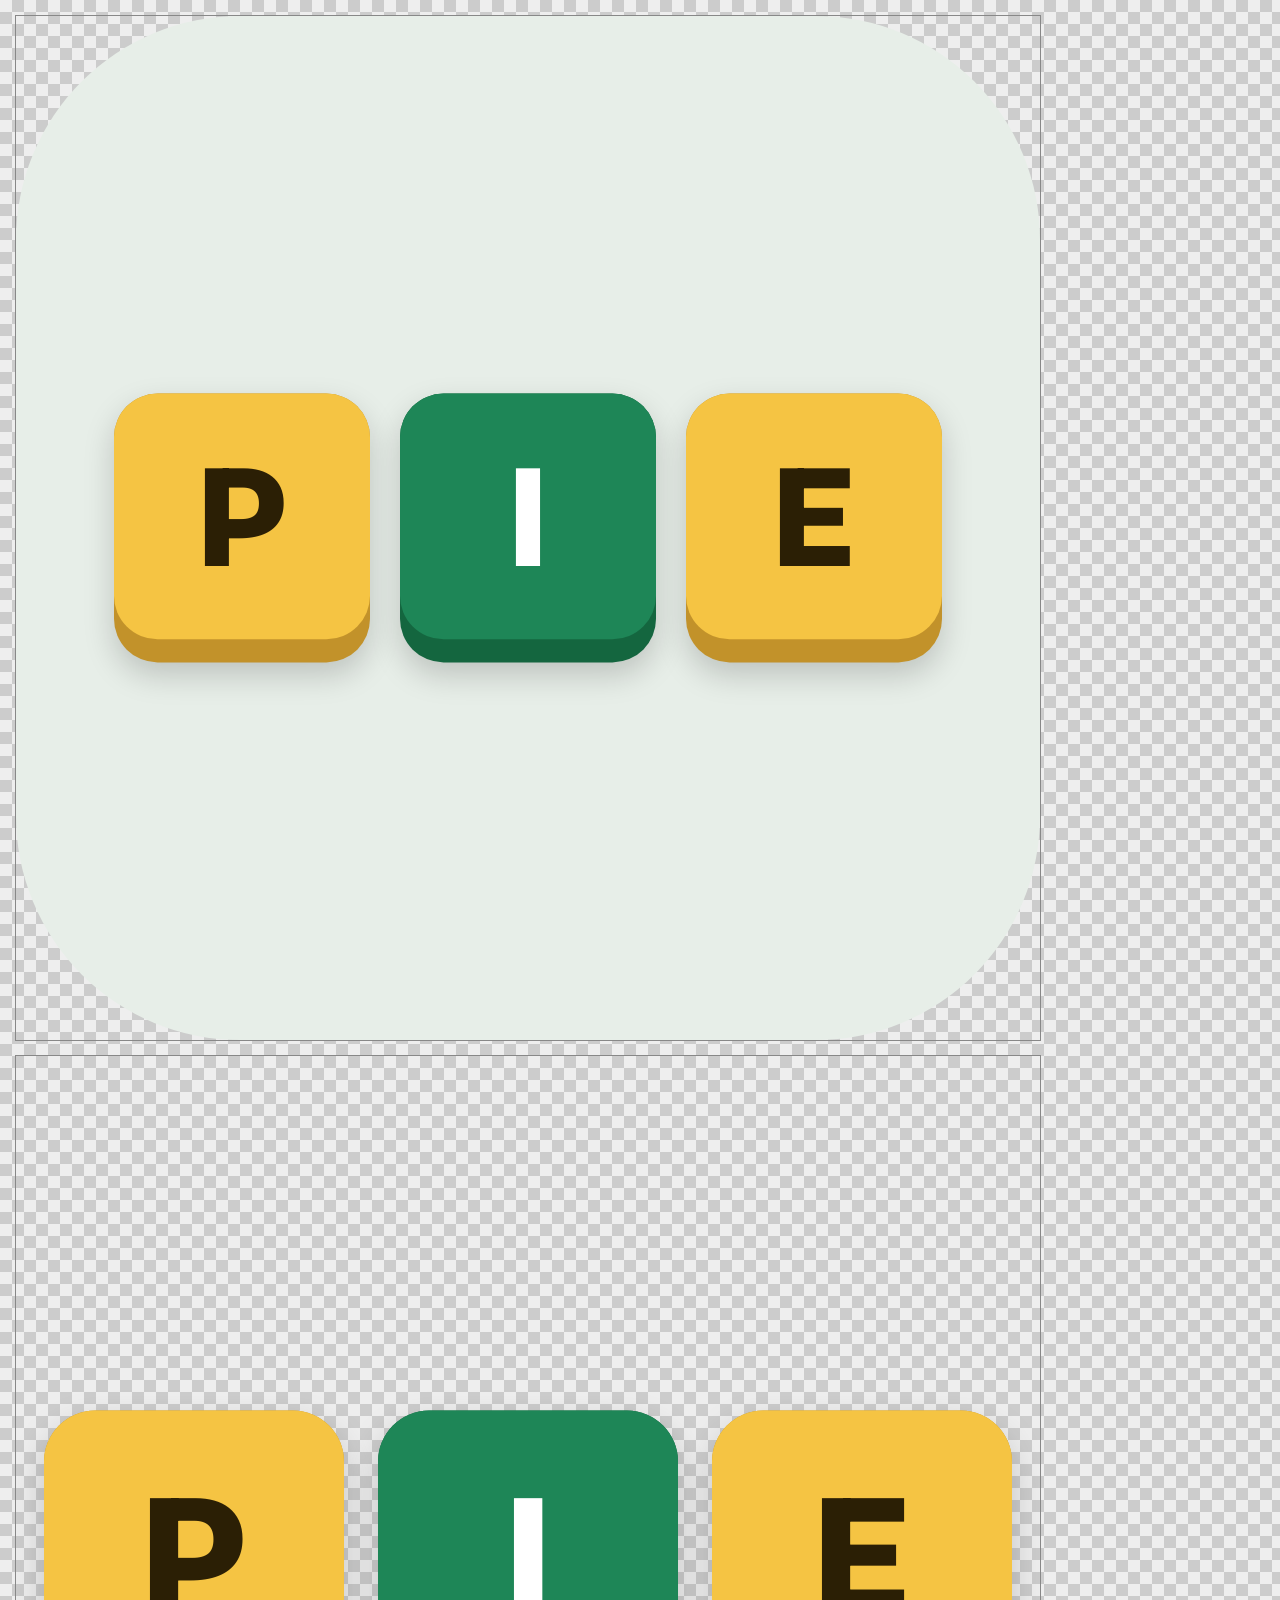
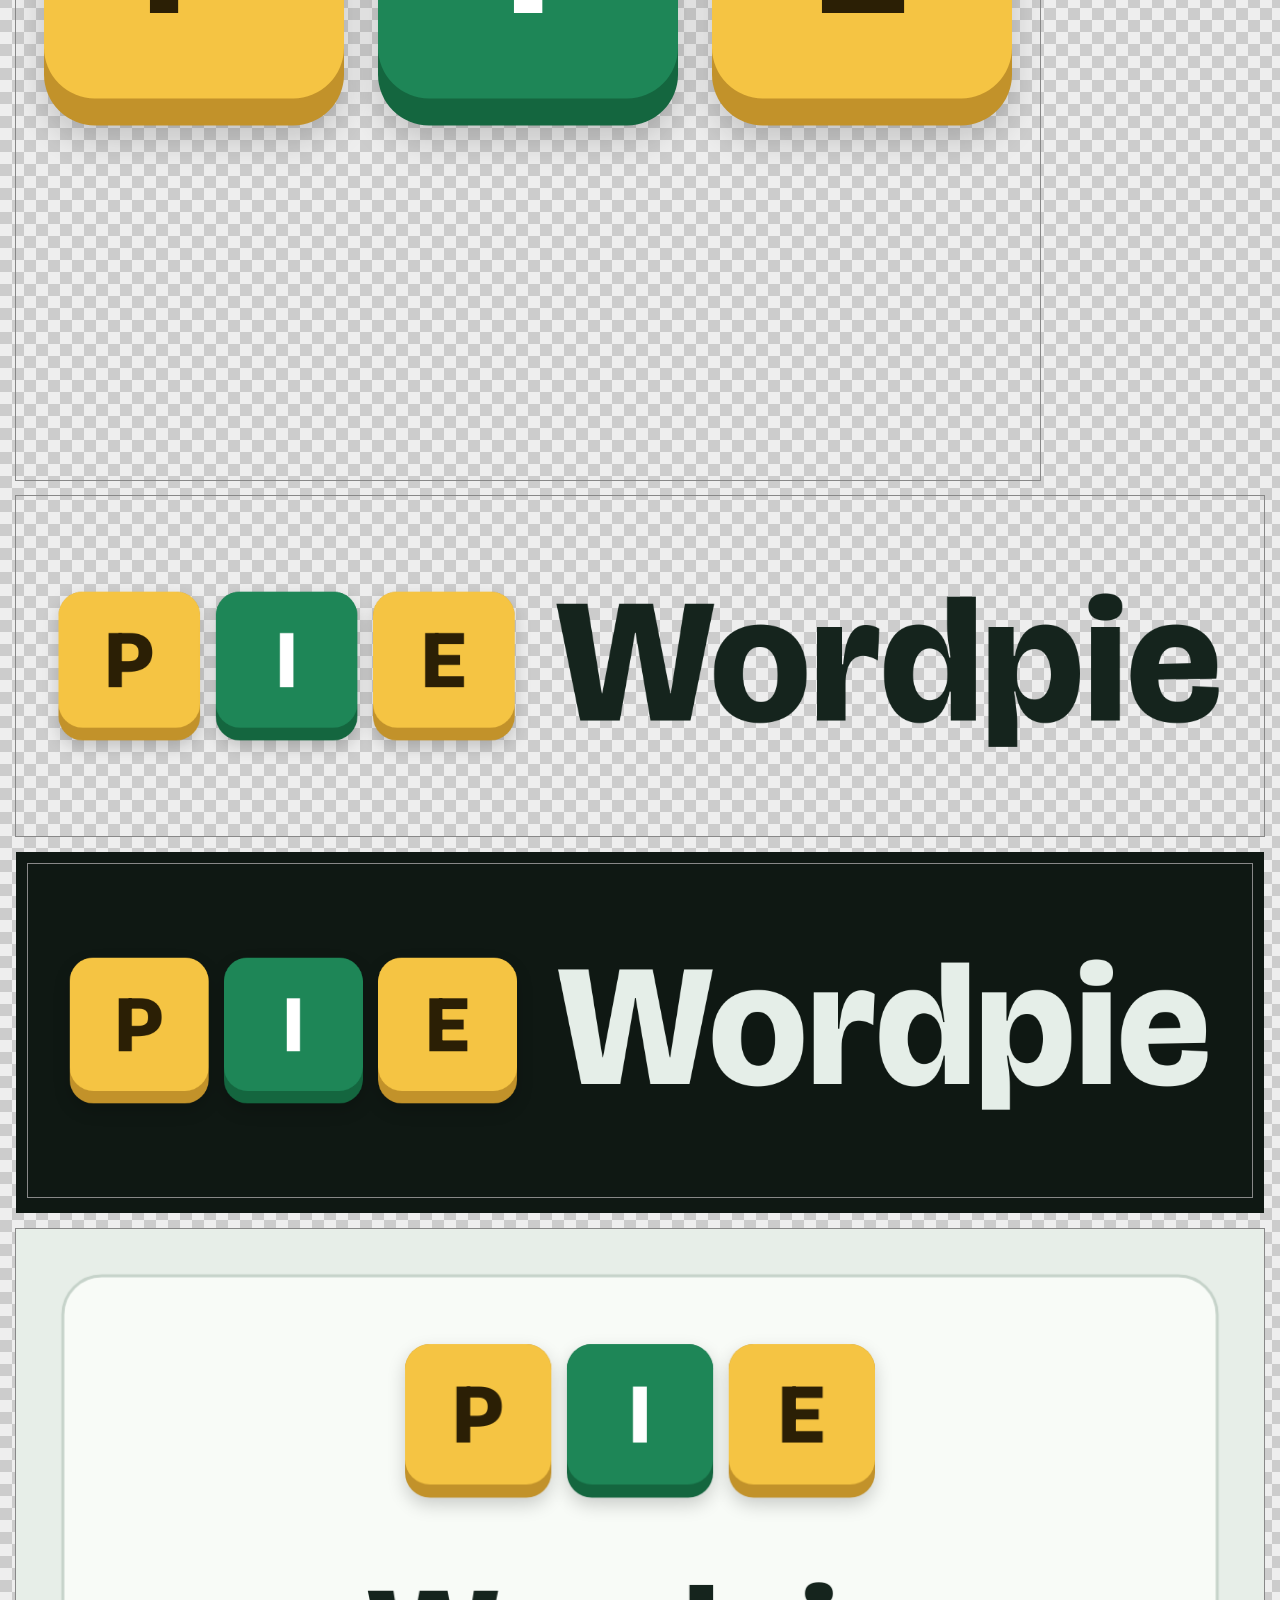
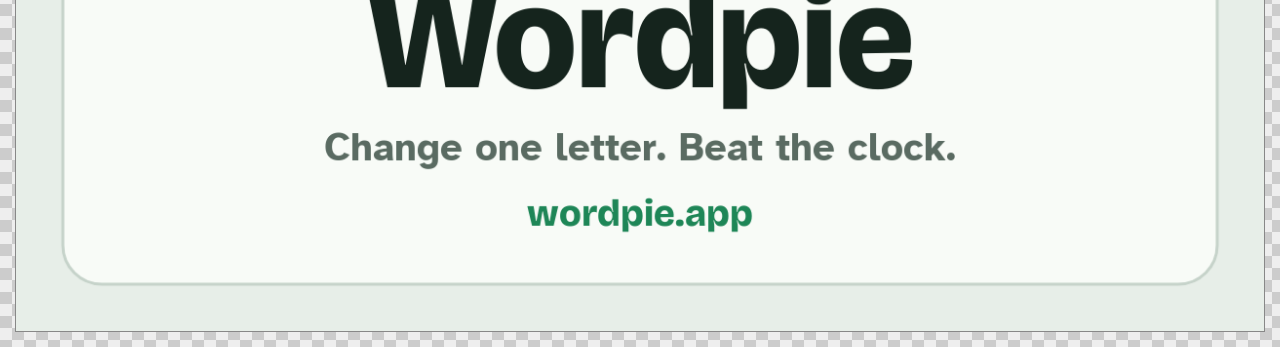
<file: tools/logo-maker.html>
<!doctype html>
<html lang="en">
<head>
<meta charset="utf-8">
<title>Wordpie logo maker</title>
<link rel="stylesheet" href="https://fonts.googleapis.com/css2?family=Bricolage+Grotesque:opsz,wght@12..96,800&family=Atkinson+Hyperlegible:wght@700&display=swap">
<style>
  body { margin: 0; padding: 16px; display: grid; gap: 16px; justify-items: start;
         background: repeating-conic-gradient(#ccc 0 25%, #eee 0 50%) 0 0 / 24px 24px; }   /* checkerboard shows transparency */
  canvas { max-width: 100%; height: auto; outline: 1px solid #888; }
  .dark { background: #0F1813; padding: 12px; }
</style>
</head>
<body>
<!-- Draws Wordpie's logo PNGs in the game's own style. window.wordpieLogos() returns { name: dataUrl }. -->
<canvas id="icon" width="1024" height="1024"></canvas>
<canvas id="iconClear" width="1024" height="1024"></canvas>
<canvas id="logoLight" width="1600" height="480"></canvas>
<div class="dark"><canvas id="logoDark" width="1600" height="480"></canvas></div>
<canvas id="cover" width="1280" height="720"></canvas>
<script>
const C = { bg: "#E7EEE8", panel: "#F8FBF7", ink: "#15241D", inkDark: "#E5EEE8", muted: "#5A6B62",
            tile: "#F5C443", tileInk: "#2B1F05", tileEdge: "#C2922A", go: "#1E8657", goEdge: "#14663F", line: "#C6D3CA" };
const DISPLAY = '"Bricolage Grotesque", "Arial Black", sans-serif';
const BODY = '"Atkinson Hyperlegible", Arial, sans-serif';

function rr(ctx, x, y, w, h, r) {
  ctx.beginPath();
  ctx.moveTo(x + r, y); ctx.arcTo(x + w, y, x + w, y + h, r); ctx.arcTo(x + w, y + h, x, y + h, r);
  ctx.arcTo(x, y + h, x, y, r); ctx.arcTo(x, y, x + w, y, r); ctx.closePath();
}
// A wooden letter tile like the game's: face colour with a darker bottom edge and a soft shadow
function tile(ctx, x, y, size, ch, green) {
  const r = size * 0.17, edge = size * 0.09, h = size * 1.05;
  ctx.save();
  ctx.shadowColor = "rgba(0,0,0,.18)"; ctx.shadowBlur = size * 0.12; ctx.shadowOffsetY = size * 0.05;
  ctx.fillStyle = green ? C.goEdge : C.tileEdge; rr(ctx, x, y, size, h, r); ctx.fill();
  ctx.restore();
  ctx.fillStyle = green ? C.go : C.tile; rr(ctx, x, y, size, h - edge, r); ctx.fill();
  ctx.fillStyle = green ? "#FFFFFF" : C.tileInk;
  ctx.font = "800 " + Math.round(size * 0.58) + "px " + DISPLAY;
  ctx.textAlign = "center"; ctx.textBaseline = "middle";
  ctx.fillText(ch, x + size / 2, y + (h - edge) / 2 + size * 0.035);
}
function pie(ctx, x, y, size, gap) { [..."PIE"].forEach((ch, i) => tile(ctx, x + i * (size + gap), y, size, ch, i === 1)); }

function drawIcon(id, withBackground) {
  const cv = document.getElementById(id), ctx = cv.getContext("2d");
  ctx.clearRect(0, 0, 1024, 1024);
  if (withBackground) { ctx.fillStyle = C.bg; rr(ctx, 0, 0, 1024, 1024, 224); ctx.fill(); }
  const size = withBackground ? 256 : 300, gap = withBackground ? 30 : 34, w = 3 * size + 2 * gap;
  pie(ctx, (1024 - w) / 2, (1024 - size * 1.05) / 2, size, gap);
}
function drawLogo(id, ink) {
  const cv = document.getElementById(id);
  const size = 200, gap = 22, pad = 60, textX = pad + 3 * size + 2 * gap + 56;
  // Size the image to fit the word exactly (the width depends on the font)
  const m = cv.getContext("2d");
  m.font = "800 250px " + DISPLAY;
  cv.width = Math.ceil(textX + m.measureText("Wordpie").width + pad);
  cv.height = 480;
  const ctx = cv.getContext("2d");
  pie(ctx, pad, (480 - size * 1.05) / 2, size, gap);
  ctx.fillStyle = ink; ctx.textAlign = "left"; ctx.textBaseline = "middle";
  ctx.font = "800 250px " + DISPLAY;
  ctx.fillText("Wordpie", textX, 240 + 8);
}
function drawCover() {
  const cv = document.getElementById("cover"), ctx = cv.getContext("2d");
  ctx.fillStyle = C.bg; ctx.fillRect(0, 0, 1280, 720);
  ctx.fillStyle = C.panel; rr(ctx, 48, 48, 1184, 624, 40); ctx.fill();
  ctx.strokeStyle = C.line; ctx.lineWidth = 3; ctx.stroke();
  // brand
  const size = 150, gap = 16, w = 3 * size + 2 * gap;
  pie(ctx, (1280 - w) / 2, 118, size, gap);
  ctx.fillStyle = C.ink; ctx.textAlign = "center"; ctx.textBaseline = "alphabetic";
  ctx.font = "800 150px " + DISPLAY; ctx.fillText("Wordpie", 640, 470);
  ctx.font = "700 40px " + BODY; ctx.fillStyle = C.muted;
  ctx.fillText("Change one letter. Beat the clock.", 640, 545);
  ctx.font = "800 38px " + DISPLAY; ctx.fillStyle = C.go; ctx.fillText("wordpie.app", 640, 612);
}

window.wordpieLogos = async () => {
  await document.fonts.load('800 100px "Bricolage Grotesque"');
  await document.fonts.load('700 40px "Atkinson Hyperlegible"');
  await document.fonts.ready;
  drawIcon("icon", true); drawIcon("iconClear", false);
  drawLogo("logoLight", C.ink); drawLogo("logoDark", C.inkDark); drawCover();
  const out = {};
  for (const [id, name] of [["icon", "wordpie-icon-1024.png"], ["iconClear", "wordpie-icon-transparent-1024.png"],
                            ["logoLight", "wordpie-logo-for-light-backgrounds.png"], ["logoDark", "wordpie-logo-for-dark-backgrounds.png"],
                            ["cover", "wordpie-cover-1280x720.png"]]) out[name] = document.getElementById(id).toDataURL("image/png");
  return out;
};
window.wordpieLogos();
</script>
</body>
</html>
</file>
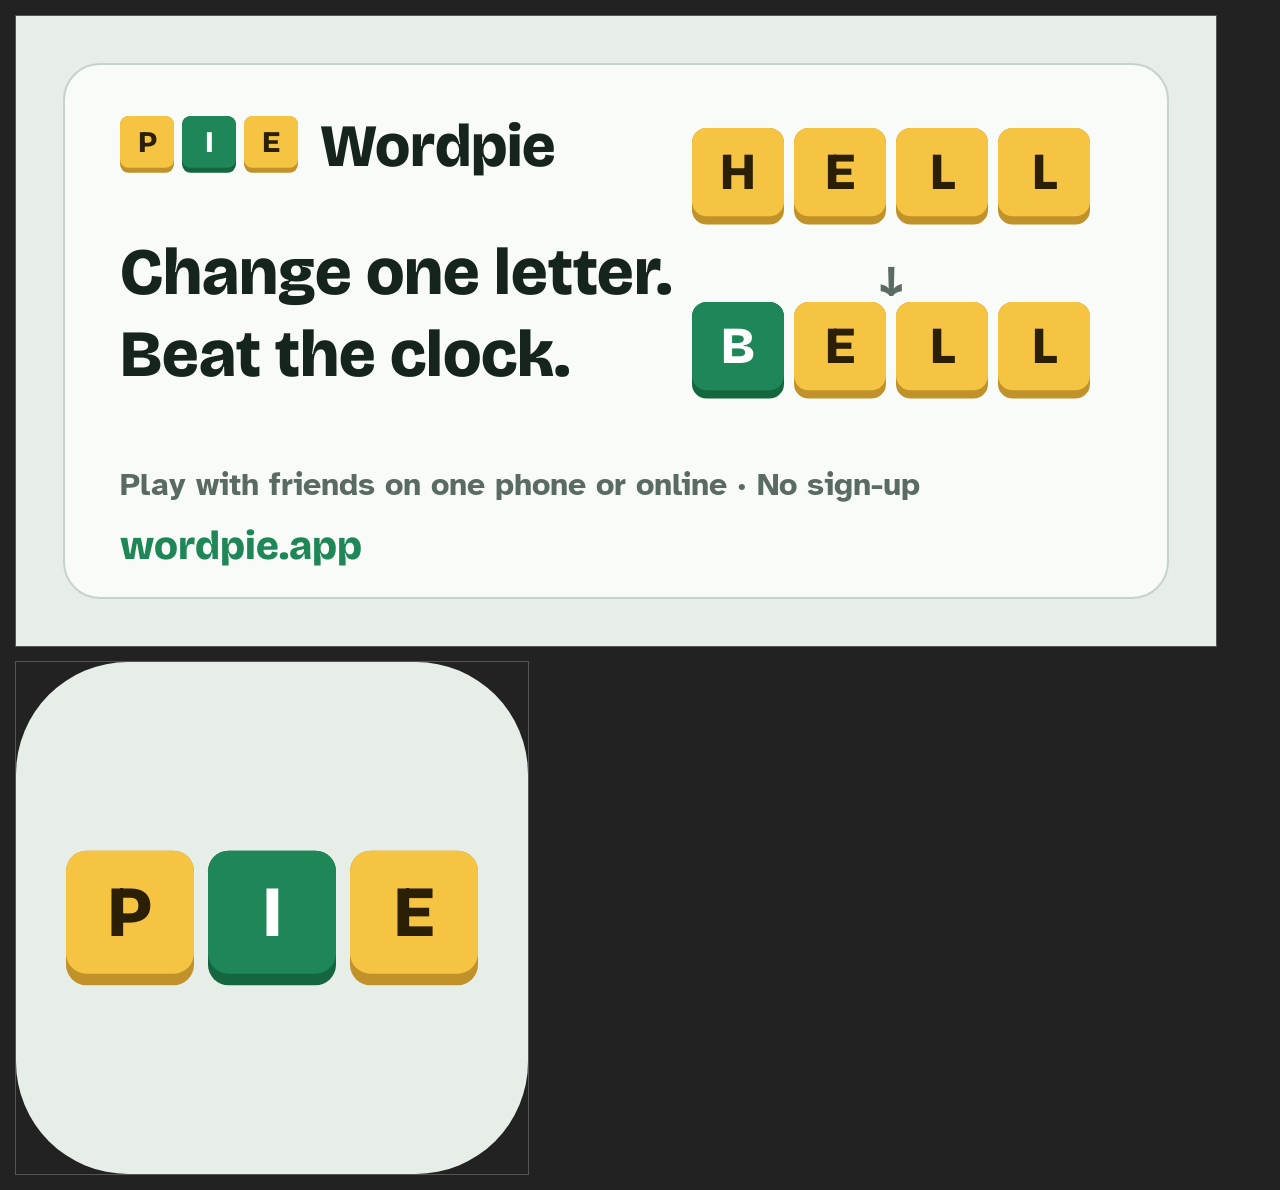
<file: tools/og-maker.html>
<!doctype html>
<html lang="en">
<head>
<meta charset="utf-8">
<title>Wordpie share card maker</title>
<link rel="stylesheet" href="https://fonts.googleapis.com/css2?family=Bricolage+Grotesque:opsz,wght@12..96,800&family=Atkinson+Hyperlegible:wght@700&display=swap">
<style>body{margin:0;background:#222;display:grid;gap:16px;padding:16px;justify-items:start}canvas{max-width:100%;height:auto;outline:1px solid #555}</style>
</head>
<body>
<!-- Draws the link-preview image (og.png, 1200x630) and the app icon (icon.png, 512x512) in the game's style.
     Open this page, then read window.wordpieImages() for PNG data URLs. -->
<canvas id="og" width="1200" height="630"></canvas>
<canvas id="icon" width="512" height="512"></canvas>
<script>
const C = { bg: "#E7EEE8", ink: "#15241D", muted: "#5A6B62", tile: "#F5C443", tileInk: "#2B1F05", tileEdge: "#C2922A", go: "#1E8657", line: "#C6D3CA" };
const DISPLAY = '"Bricolage Grotesque", "Arial Black", sans-serif';
const BODY = '"Atkinson Hyperlegible", Arial, sans-serif';

function roundRect(ctx, x, y, w, h, r) {
  ctx.beginPath();
  ctx.moveTo(x + r, y); ctx.arcTo(x + w, y, x + w, y + h, r); ctx.arcTo(x + w, y + h, x, y + h, r);
  ctx.arcTo(x, y + h, x, y, r); ctx.arcTo(x, y, x + w, y, r); ctx.closePath();
}
// A wooden letter tile like the game's: face colour, darker bottom edge
function tile(ctx, x, y, size, ch, green) {
  const r = size * 0.16, edge = size * 0.09;
  ctx.fillStyle = green ? "#14663F" : C.tileEdge;
  roundRect(ctx, x, y, size, size * 1.05, r); ctx.fill();
  ctx.fillStyle = green ? C.go : C.tile;
  roundRect(ctx, x, y, size, size * 1.05 - edge, r); ctx.fill();
  ctx.fillStyle = green ? "#FFFFFF" : C.tileInk;
  ctx.font = "800 " + Math.round(size * 0.56) + "px " + DISPLAY;
  ctx.textAlign = "center"; ctx.textBaseline = "middle";
  ctx.fillText(ch, x + size / 2, y + (size * 1.05 - edge) / 2 + size * 0.03);
}
function row(ctx, x, y, size, gap, word, changed) {
  [...word].forEach((ch, i) => tile(ctx, x + i * (size + gap), y, size, ch, i === changed));
  return word.length * size + (word.length - 1) * gap;
}

function drawOG() {
  const cv = document.getElementById("og"), ctx = cv.getContext("2d");
  ctx.fillStyle = C.bg; ctx.fillRect(0, 0, 1200, 630);
  // soft panel
  ctx.fillStyle = "#F8FBF7"; roundRect(ctx, 48, 48, 1104, 534, 36); ctx.fill();
  ctx.strokeStyle = C.line; ctx.lineWidth = 2; ctx.stroke();

  // brand
  row(ctx, 104, 100, 54, 8, "PIE", 1);
  ctx.fillStyle = C.ink; ctx.textAlign = "left"; ctx.textBaseline = "alphabetic";
  ctx.font = "800 60px " + DISPLAY; ctx.fillText("Wordpie", 304, 150);

  // headline
  ctx.font = "800 66px " + DISPLAY; ctx.fillStyle = C.ink;
  ctx.fillText("Change one letter.", 104, 278);
  ctx.fillText("Beat the clock.", 104, 360);

  // the example chain, right side
  const size = 92, gap = 10;
  row(ctx, 676, 112, size, gap, "HELL", -1);
  ctx.fillStyle = C.muted; ctx.font = "800 44px " + DISPLAY; ctx.textAlign = "center";
  ctx.fillText("↓", 676 + (4 * size + 3 * gap) / 2, 268);
  row(ctx, 676, 286, size, gap, "BELL", 0);

  // footer line
  ctx.textAlign = "left";
  ctx.fillStyle = C.muted; ctx.font = "700 32px " + BODY;
  ctx.fillText("Play with friends on one phone or online · No sign-up", 104, 470);
  ctx.fillStyle = C.go; ctx.font = "800 40px " + DISPLAY;
  ctx.fillText("wordpie.app", 104, 532);
}

function drawIcon() {
  const cv = document.getElementById("icon"), ctx = cv.getContext("2d");
  ctx.fillStyle = C.bg; roundRect(ctx, 0, 0, 512, 512, 112); ctx.fill();
  // "PIE" in three tiles, middle one green, as in the game's logo
  const size = 128, gap = 14, w = 3 * size + 2 * gap;
  row(ctx, (512 - w) / 2, (512 - size * 1.05) / 2, size, gap, "PIE", 1);
}

window.wordpieImages = async () => {
  await document.fonts.load('800 60px "Bricolage Grotesque"');
  await document.fonts.load('700 32px "Atkinson Hyperlegible"');
  await document.fonts.ready;
  drawOG(); drawIcon();
  return { og: document.getElementById("og").toDataURL("image/png"), icon: document.getElementById("icon").toDataURL("image/png") };
};
window.wordpieImages();
</script>
</body>
</html>
</file>
